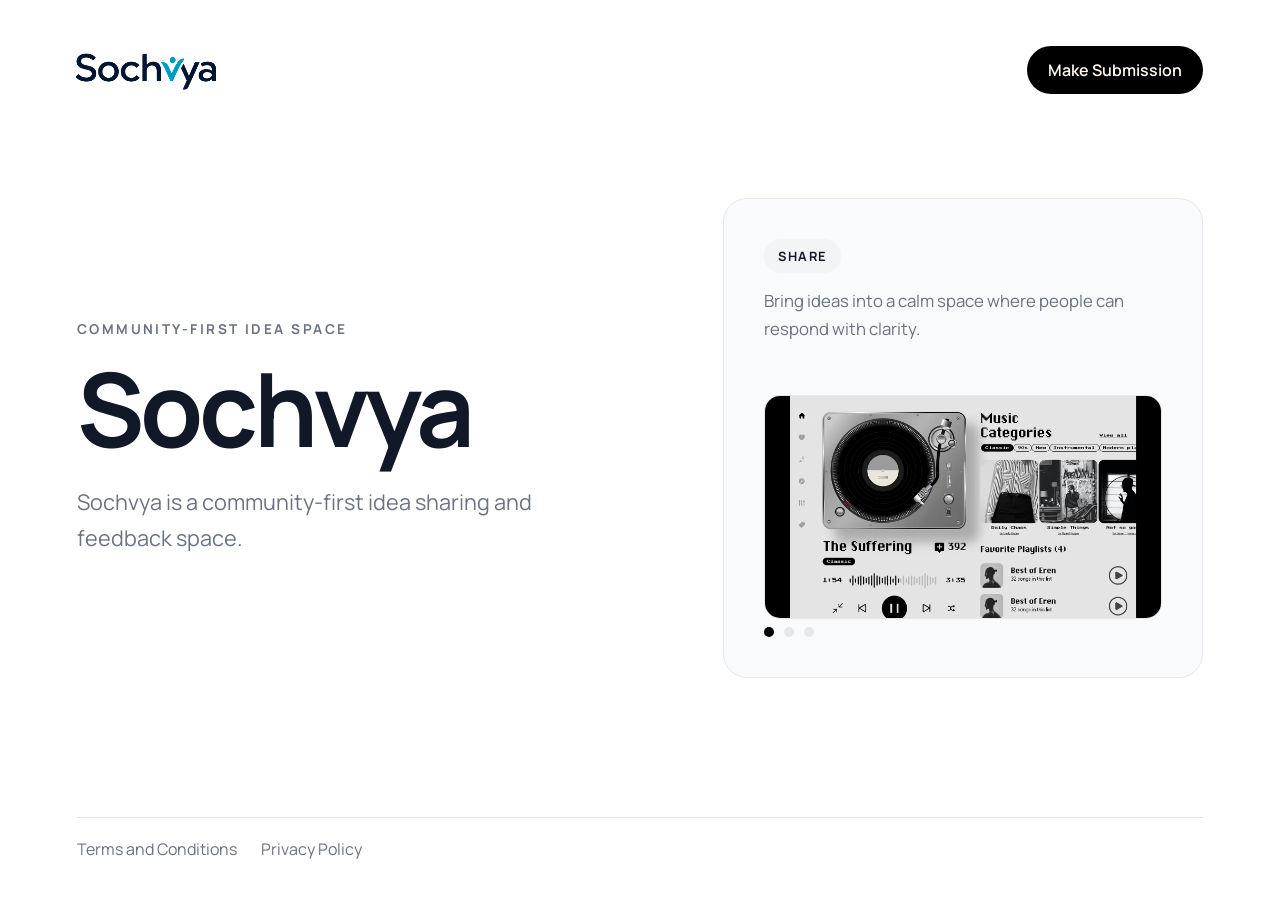
<file: index.html>
<!DOCTYPE html>
<html lang="en">
<head>
  <meta charset="UTF-8">
  <meta name="viewport" content="width=device-width, initial-scale=1.0">
  <title>Sochvya</title>
  <link rel="preconnect" href="https://fonts.googleapis.com">
  <link rel="preconnect" href="https://fonts.gstatic.com" crossorigin>
  <link href="https://fonts.googleapis.com/css2?family=Manrope:wght@400;500;600;700&display=swap" rel="stylesheet">
  <link rel="stylesheet" href="styles.css">
</head>
<body class="page-shell landing-page">
  <div class="page-card">
    <header class="topbar">
      <a class="brand" href="index.html" aria-label="Sochvya home">
        <img src="logo.png" alt="Sochvya logo" class="brand-logo">
      </a>
      <a class="button button-primary" href="submission.html">Make Submission</a>
    </header>

    <main class="hero">
      <div class="hero-copy">
        <p class="eyebrow">Community-first idea space</p>
        <h1>Sochvya</h1>
        <p class="tagline">Sochvya is a community-first idea sharing and feedback space.</p>
      </div>

      <section class="carousel" aria-label="Highlights">
        <div class="carousel-track">
          <article class="carousel-card is-active">
            <span class="carousel-label">Share</span>
            <p>Bring ideas into a calm space where people can respond with clarity.</p>
            <img src="image1.png" alt="Share" class="carousel-image">
          </article>
          <article class="carousel-card">
            <span class="carousel-label">Reflect</span>
            <p>See feedback in a simple format that keeps the conversation constructive.</p>
            <img src="image2.png" alt="Reflect" class="carousel-image">
          </article>
          <article class="carousel-card">
            <span class="carousel-label">Grow</span>
            <p>Turn thoughtful input into stronger community-led concepts and next steps.</p>
            <img src="image3.png" alt="Grow" class="carousel-image">
          </article>
        </div>
        <div class="carousel-dots" aria-label="Carousel navigation">
          <button class="dot is-active" type="button" aria-label="Show slide 1"></button>
          <button class="dot" type="button" aria-label="Show slide 2"></button>
          <button class="dot" type="button" aria-label="Show slide 3"></button>
        </div>
      </section>
    </main>

    <footer class="bottombar">
      <nav class="footer-nav" aria-label="Legal">
        <a href="terms.html">Terms and Conditions</a>
        <a href="privacy.html">Privacy Policy</a>
      </nav>
    </footer>
  </div>

  <script src="script.js"></script>
</body>
</html>
</file>
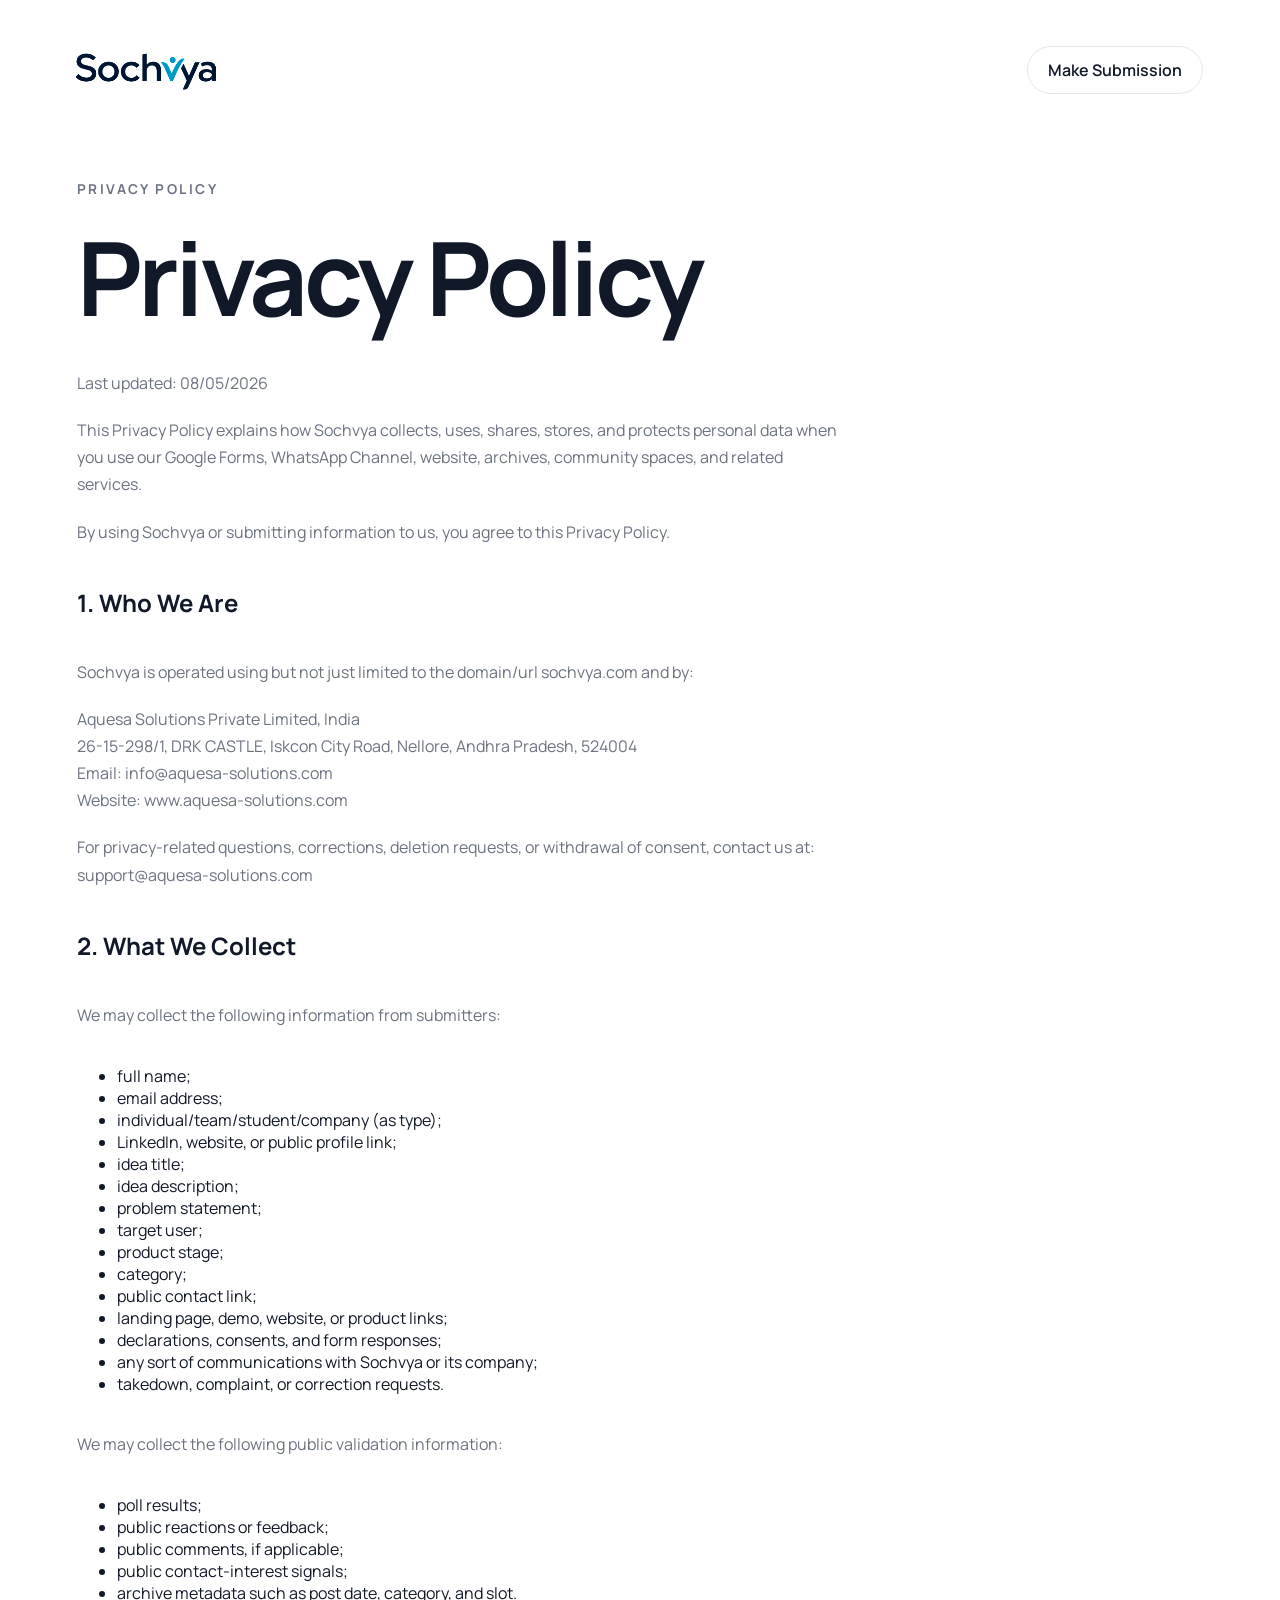
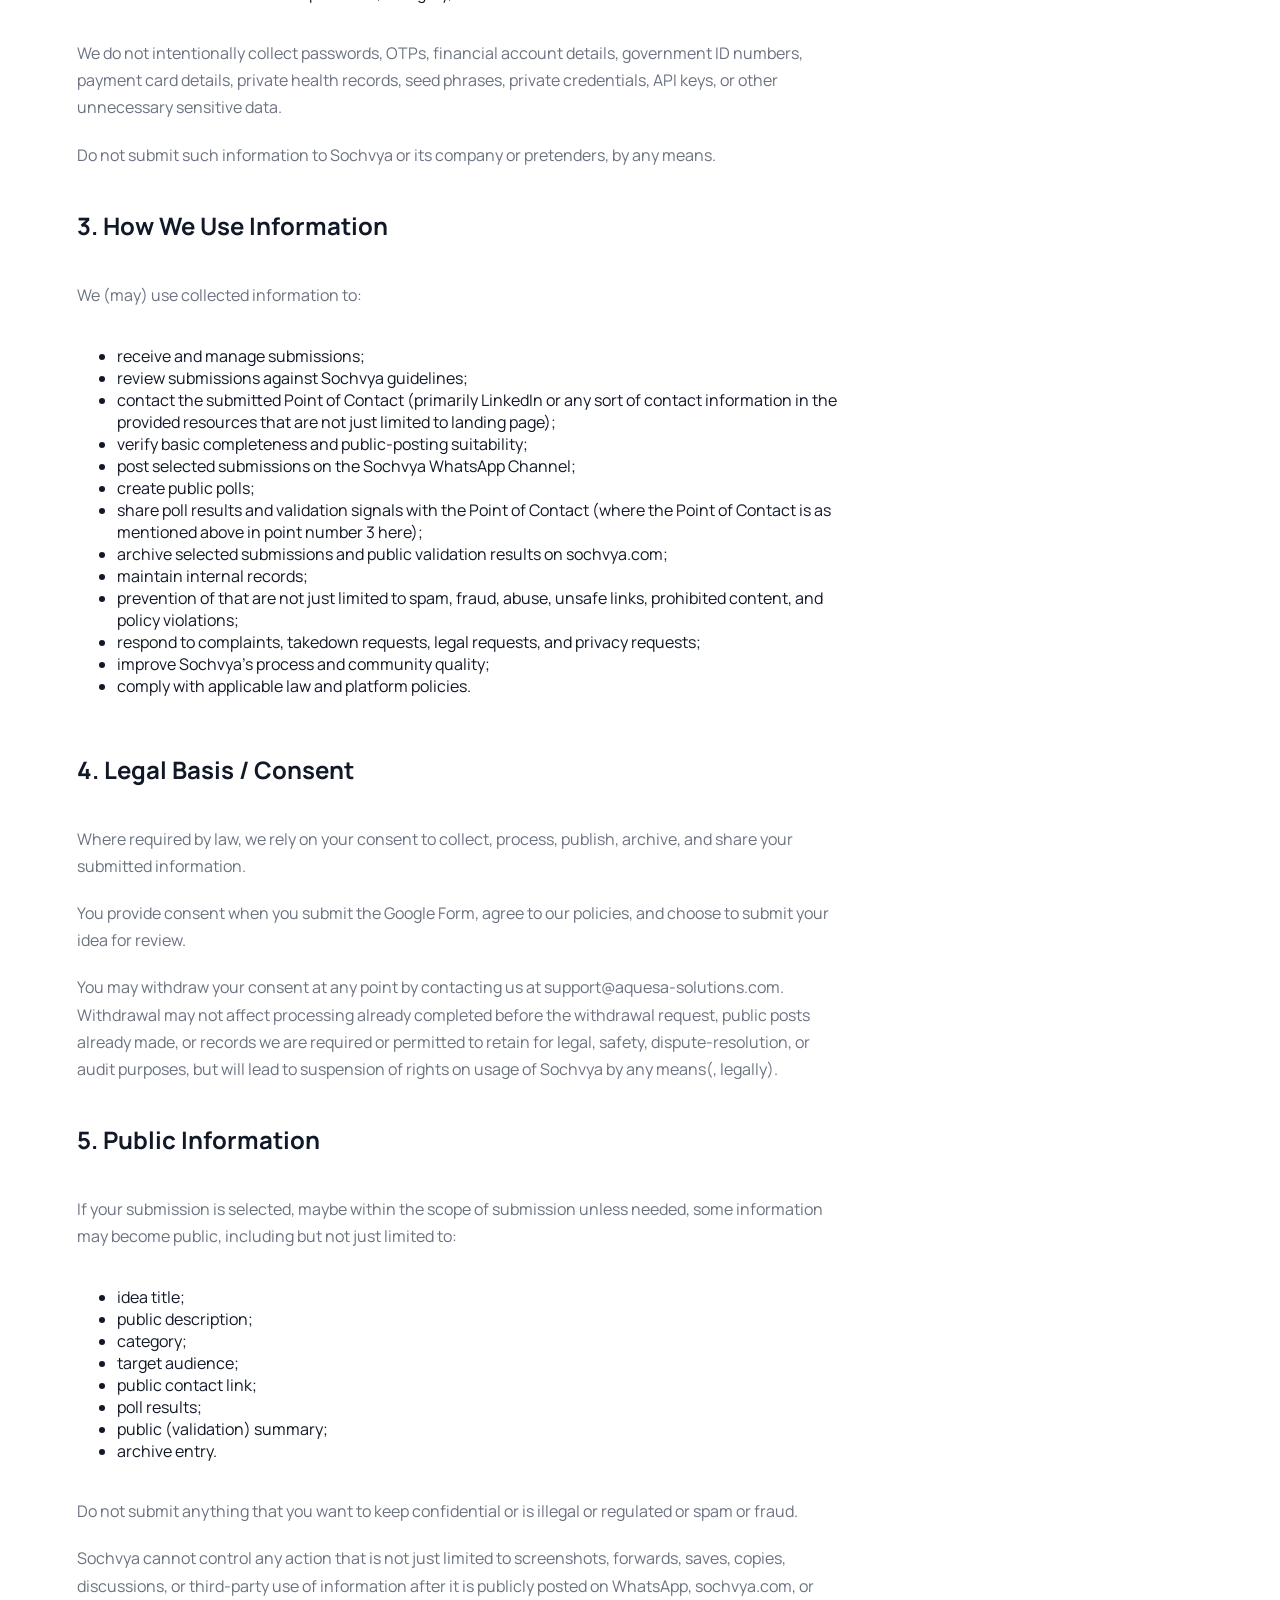
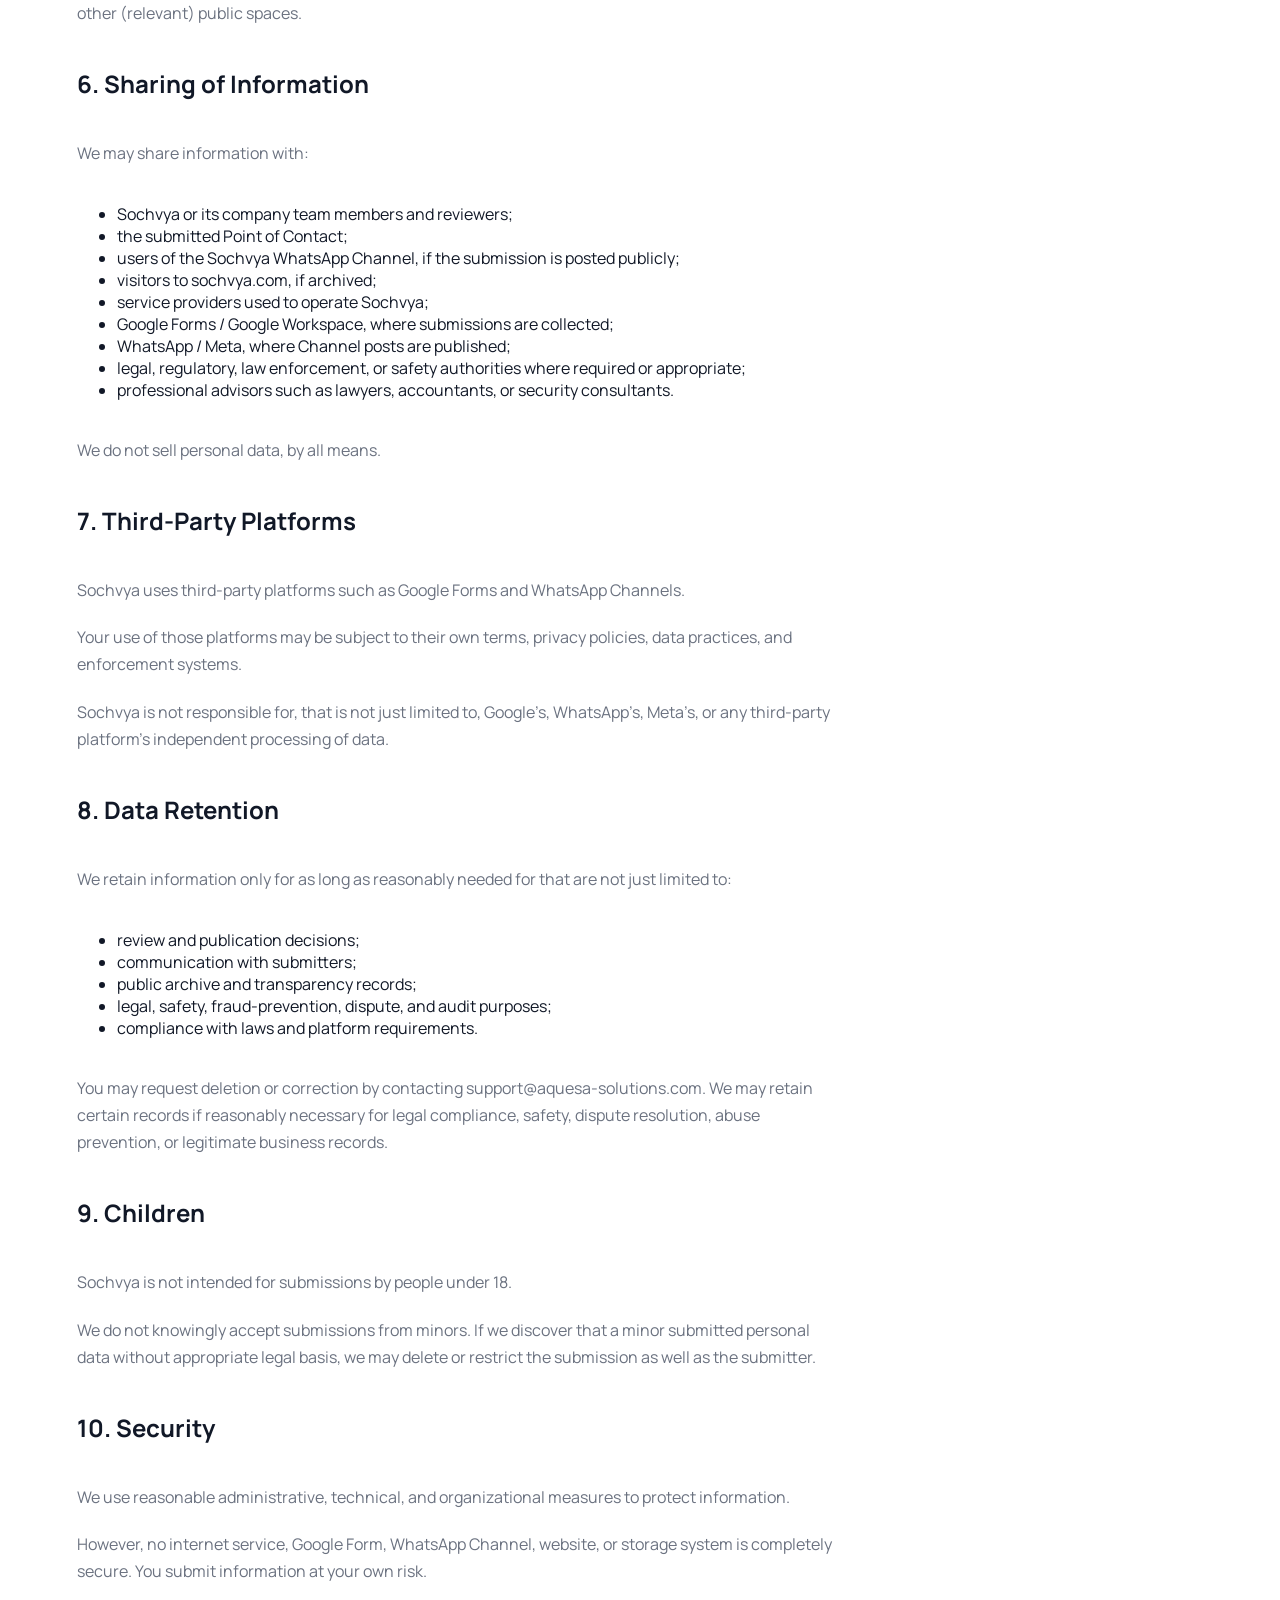
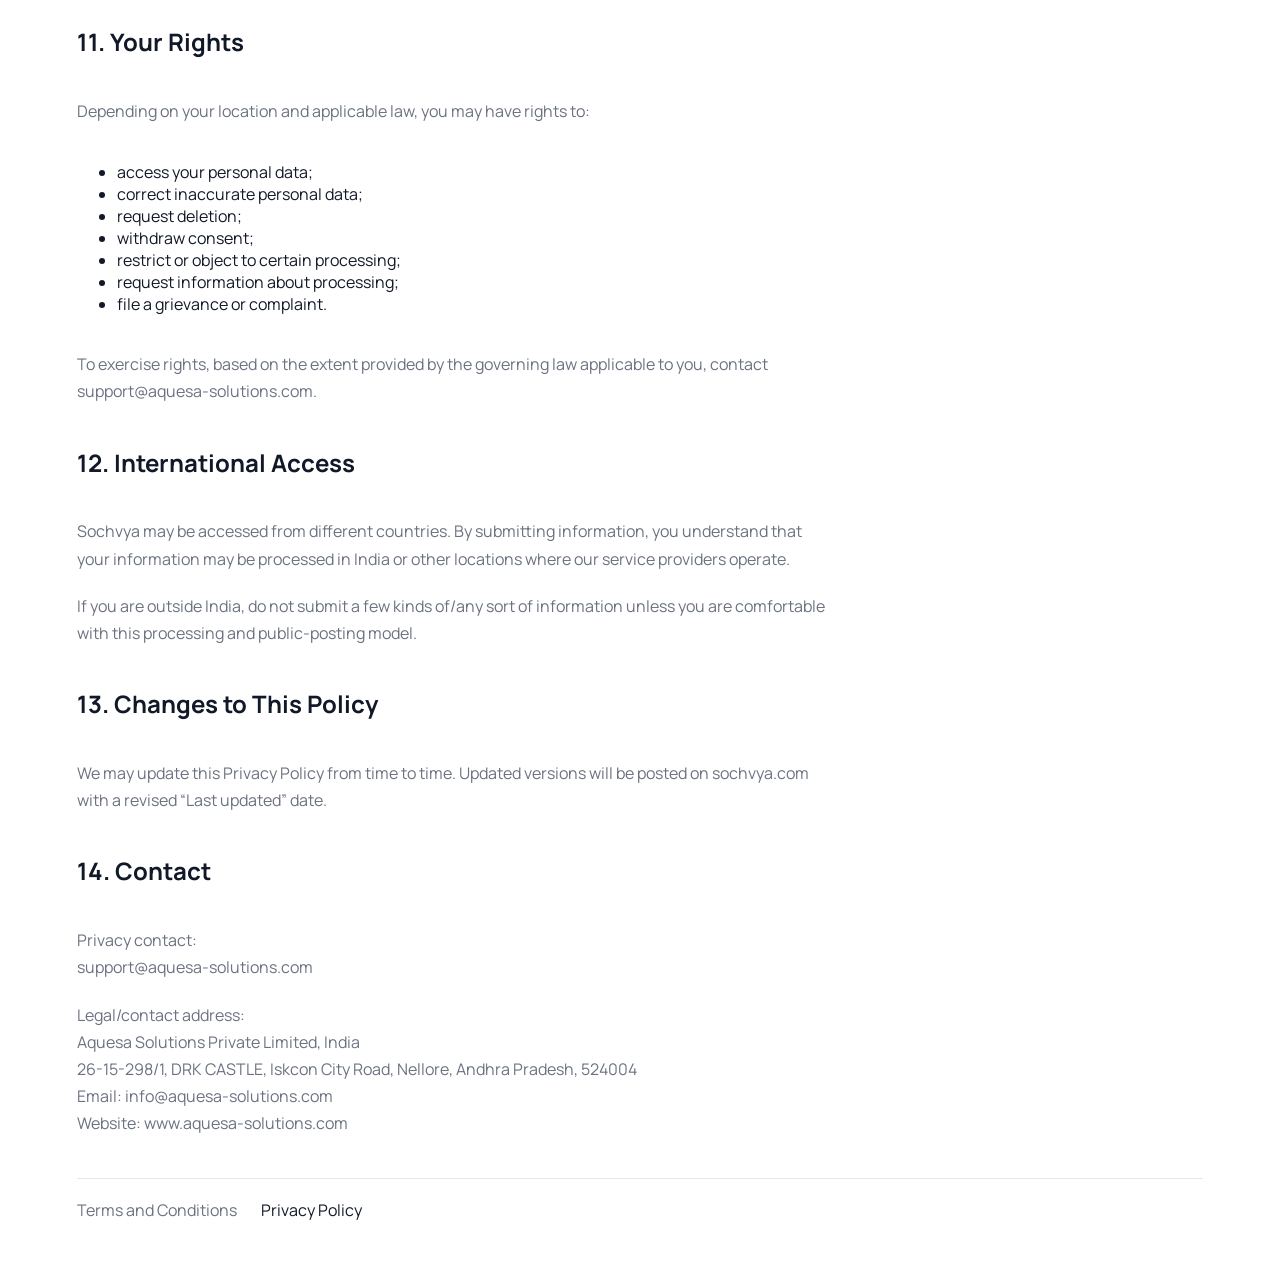
<file: privacy.html>
<!DOCTYPE html>
<html lang="en">
<head>
  <meta charset="UTF-8">
  <meta name="viewport" content="width=device-width, initial-scale=1.0">
  <title>Privacy Policy | Sochvya</title>
  <link rel="preconnect" href="https://fonts.googleapis.com">
  <link rel="preconnect" href="https://fonts.gstatic.com" crossorigin>
  <link href="https://fonts.googleapis.com/css2?family=Manrope:wght@400;500;600;700&display=swap" rel="stylesheet">
  <link rel="stylesheet" href="styles.css">
</head>
<body class="page-shell content-page">
  <div class="page-card">
    <header class="topbar">
      <a class="brand" href="index.html" aria-label="Sochvya home">
        <img src="logo.png" alt="Sochvya logo" class="brand-logo">
      </a>
      <a class="button button-secondary" href="submission.html">Make Submission</a>
    </header>

    <main class="legal-panel">
      <p class="eyebrow">Privacy Policy</p>
      <h1>Privacy Policy</h1>
      <p>Last updated: 08/05/2026</p>

      <p>This Privacy Policy explains how Sochvya collects, uses, shares, stores, and protects personal data when you use our Google Forms, WhatsApp Channel, website, archives, community spaces, and related services.</p>

      <p>By using Sochvya or submitting information to us, you agree to this Privacy Policy.</p>

      <h2>1. Who We Are</h2>
      <p>Sochvya is operated using but not just limited to the domain/url sochvya.com and by:</p>
      <p>
        Aquesa Solutions Private Limited, India<br>
        26-15-298/1, DRK CASTLE, Iskcon City Road, Nellore, Andhra Pradesh, 524004<br>
        Email: <a href="mailto:info@aquesa-solutions.com">info@aquesa-solutions.com</a><br>
        Website: <a href="https://www.aquesa-solutions.com" target="_blank" rel="noopener noreferrer">www.aquesa-solutions.com</a>
      </p>
      <p>For privacy-related questions, corrections, deletion requests, or withdrawal of consent, contact us at: <a href="mailto:support@aquesa-solutions.com">support@aquesa-solutions.com</a></p>

      <h2>2. What We Collect</h2>
      <p>We may collect the following information from submitters:</p>
      <ul>
        <li>full name;</li>
        <li>email address;</li>
        <li>individual/team/student/company (as type);</li>
        <li>LinkedIn, website, or public profile link;</li>
        <li>idea title;</li>
        <li>idea description;</li>
        <li>problem statement;</li>
        <li>target user;</li>
        <li>product stage;</li>
        <li>category;</li>
        <li>public contact link;</li>
        <li>landing page, demo, website, or product links;</li>
        <li>declarations, consents, and form responses;</li>
        <li>any sort of communications with Sochvya or its company;</li>
        <li>takedown, complaint, or correction requests.</li>
      </ul>
      <p>We may collect the following public validation information:</p>
      <ul>
        <li>poll results;</li>
        <li>public reactions or feedback;</li>
        <li>public comments, if applicable;</li>
        <li>public contact-interest signals;</li>
        <li>archive metadata such as post date, category, and slot.</li>
      </ul>
      <p>We do not intentionally collect passwords, OTPs, financial account details, government ID numbers, payment card details, private health records, seed phrases, private credentials, API keys, or other unnecessary sensitive data.</p>
      <p>Do not submit such information to Sochvya or its company or pretenders, by any means.</p>

      <h2>3. How We Use Information</h2>
      <p>We (may) use collected information to:</p>
      <ul>
        <li>receive and manage submissions;</li>
        <li>review submissions against Sochvya guidelines;</li>
        <li>contact the submitted Point of Contact (primarily LinkedIn or any sort of contact information in the provided resources that are not just limited to landing page);</li>
        <li>verify basic completeness and public-posting suitability;</li>
        <li>post selected submissions on the Sochvya WhatsApp Channel;</li>
        <li>create public polls;</li>
        <li>share poll results and validation signals with the Point of Contact (where the Point of Contact is as mentioned above in point number 3 here);</li>
        <li>archive selected submissions and public validation results on sochvya.com;</li>
        <li>maintain internal records;</li>
        <li>prevention of that are not just limited to spam, fraud, abuse, unsafe links, prohibited content, and policy violations;</li>
        <li>respond to complaints, takedown requests, legal requests, and privacy requests;</li>
        <li>improve Sochvya’s process and community quality;</li>
        <li>comply with applicable law and platform policies.</li>
      </ul>

      <h2>4. Legal Basis / Consent</h2>
      <p>Where required by law, we rely on your consent to collect, process, publish, archive, and share your submitted information.</p>
      <p>You provide consent when you submit the Google Form, agree to our policies, and choose to submit your idea for review.</p>
      <p>You may withdraw your consent at any point by contacting us at <a href="mailto:support@aquesa-solutions.com">support@aquesa-solutions.com</a>. Withdrawal may not affect processing already completed before the withdrawal request, public posts already made, or records we are required or permitted to retain for legal, safety, dispute-resolution, or audit purposes, but will lead to suspension of rights on usage of Sochvya by any means(, legally).</p>

      <h2>5. Public Information</h2>
      <p>If your submission is selected, maybe within the scope of submission unless needed, some information may become public, including but not just limited to:</p>
      <ul>
        <li>idea title;</li>
        <li>public description;</li>
        <li>category;</li>
        <li>target audience;</li>
        <li>public contact link;</li>
        <li>poll results;</li>
        <li>public (validation) summary;</li>
        <li>archive entry.</li>
      </ul>
      <p>Do not submit anything that you want to keep confidential or is illegal or regulated or spam or fraud.</p>
      <p>Sochvya cannot control any action that is not just limited to screenshots, forwards, saves, copies, discussions, or third-party use of information after it is publicly posted on WhatsApp, sochvya.com, or other (relevant) public spaces.</p>

      <h2>6. Sharing of Information</h2>
      <p>We may share information with:</p>
      <ul>
        <li>Sochvya or its company team members and reviewers;</li>
        <li>the submitted Point of Contact;</li>
        <li>users of the Sochvya WhatsApp Channel, if the submission is posted publicly;</li>
        <li>visitors to sochvya.com, if archived;</li>
        <li>service providers used to operate Sochvya;</li>
        <li>Google Forms / Google Workspace, where submissions are collected;</li>
        <li>WhatsApp / Meta, where Channel posts are published;</li>
        <li>legal, regulatory, law enforcement, or safety authorities where required or appropriate;</li>
        <li>professional advisors such as lawyers, accountants, or security consultants.</li>
      </ul>
      <p>We do not sell personal data, by all means.</p>

      <h2>7. Third-Party Platforms</h2>
      <p>Sochvya uses third-party platforms such as Google Forms and WhatsApp Channels.</p>
      <p>Your use of those platforms may be subject to their own terms, privacy policies, data practices, and enforcement systems.</p>
      <p>Sochvya is not responsible for, that is not just limited to, Google’s, WhatsApp’s, Meta’s, or any third-party platform’s independent processing of data.</p>

      <h2>8. Data Retention</h2>
      <p>We retain information only for as long as reasonably needed for that are not just limited to:</p>
      <ul>
        <li>review and publication decisions;</li>
        <li>communication with submitters;</li>
        <li>public archive and transparency records;</li>
        <li>legal, safety, fraud-prevention, dispute, and audit purposes;</li>
        <li>compliance with laws and platform requirements.</li>
      </ul>
      <p>You may request deletion or correction by contacting <a href="mailto:support@aquesa-solutions.com">support@aquesa-solutions.com</a>. We may retain certain records if reasonably necessary for legal compliance, safety, dispute resolution, abuse prevention, or legitimate business records.</p>

      <h2>9. Children</h2>
      <p>Sochvya is not intended for submissions by people under 18.</p>
      <p>We do not knowingly accept submissions from minors. If we discover that a minor submitted personal data without appropriate legal basis, we may delete or restrict the submission as well as the submitter.</p>

      <h2>10. Security</h2>
      <p>We use reasonable administrative, technical, and organizational measures to protect information.</p>
      <p>However, no internet service, Google Form, WhatsApp Channel, website, or storage system is completely secure. You submit information at your own risk.</p>

      <h2>11. Your Rights</h2>
      <p>Depending on your location and applicable law, you may have rights to:</p>
      <ul>
        <li>access your personal data;</li>
        <li>correct inaccurate personal data;</li>
        <li>request deletion;</li>
        <li>withdraw consent;</li>
        <li>restrict or object to certain processing;</li>
        <li>request information about processing;</li>
        <li>file a grievance or complaint.</li>
      </ul>
      <p>To exercise rights, based on the extent provided by the governing law applicable to you, contact <a href="mailto:support@aquesa-solutions.com">support@aquesa-solutions.com</a>.</p>

      <h2>12. International Access</h2>
      <p>Sochvya may be accessed from different countries. By submitting information, you understand that your information may be processed in India or other locations where our service providers operate.</p>
      <p>If you are outside India, do not submit a few kinds of/any sort of information unless you are comfortable with this processing and public-posting model.</p>

      <h2>13. Changes to This Policy</h2>
      <p>We may update this Privacy Policy from time to time. Updated versions will be posted on sochvya.com with a revised “Last updated” date.</p>

      <h2>14. Contact</h2>
      <p>Privacy contact:<br>
      <a href="mailto:support@aquesa-solutions.com">support@aquesa-solutions.com</a></p>
      <p>Legal/contact address:<br>
      Aquesa Solutions Private Limited, India<br>
      26-15-298/1, DRK CASTLE, Iskcon City Road, Nellore, Andhra Pradesh, 524004<br>
      Email: <a href="mailto:info@aquesa-solutions.com">info@aquesa-solutions.com</a><br>
      Website: <a href="https://www.aquesa-solutions.com" target="_blank" rel="noopener noreferrer">www.aquesa-solutions.com</a></p>
    </main>

    <footer class="bottombar">
      <nav class="footer-nav" aria-label="Legal">
        <a href="terms.html">Terms and Conditions</a>
        <a href="privacy.html" aria-current="page">Privacy Policy</a>
      </nav>
    </footer>
  </div>
</body>
</html>
</file>
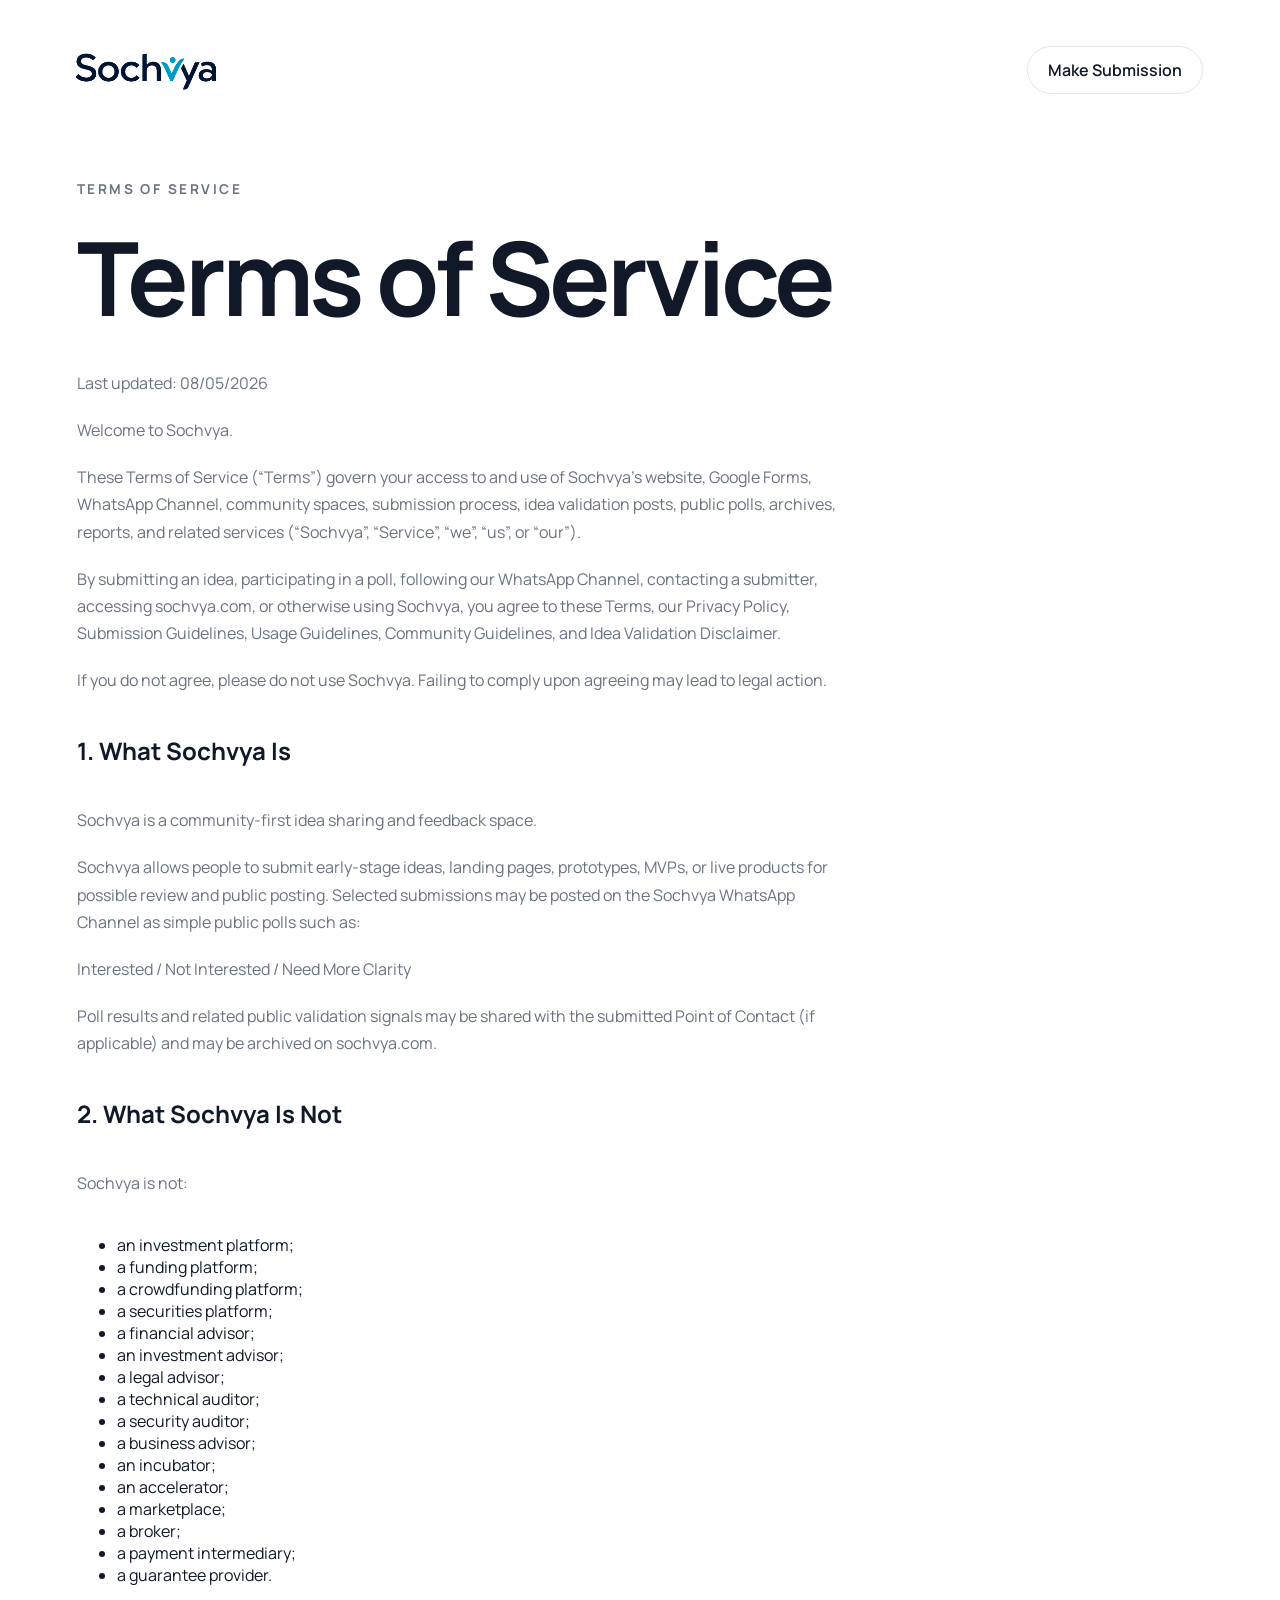
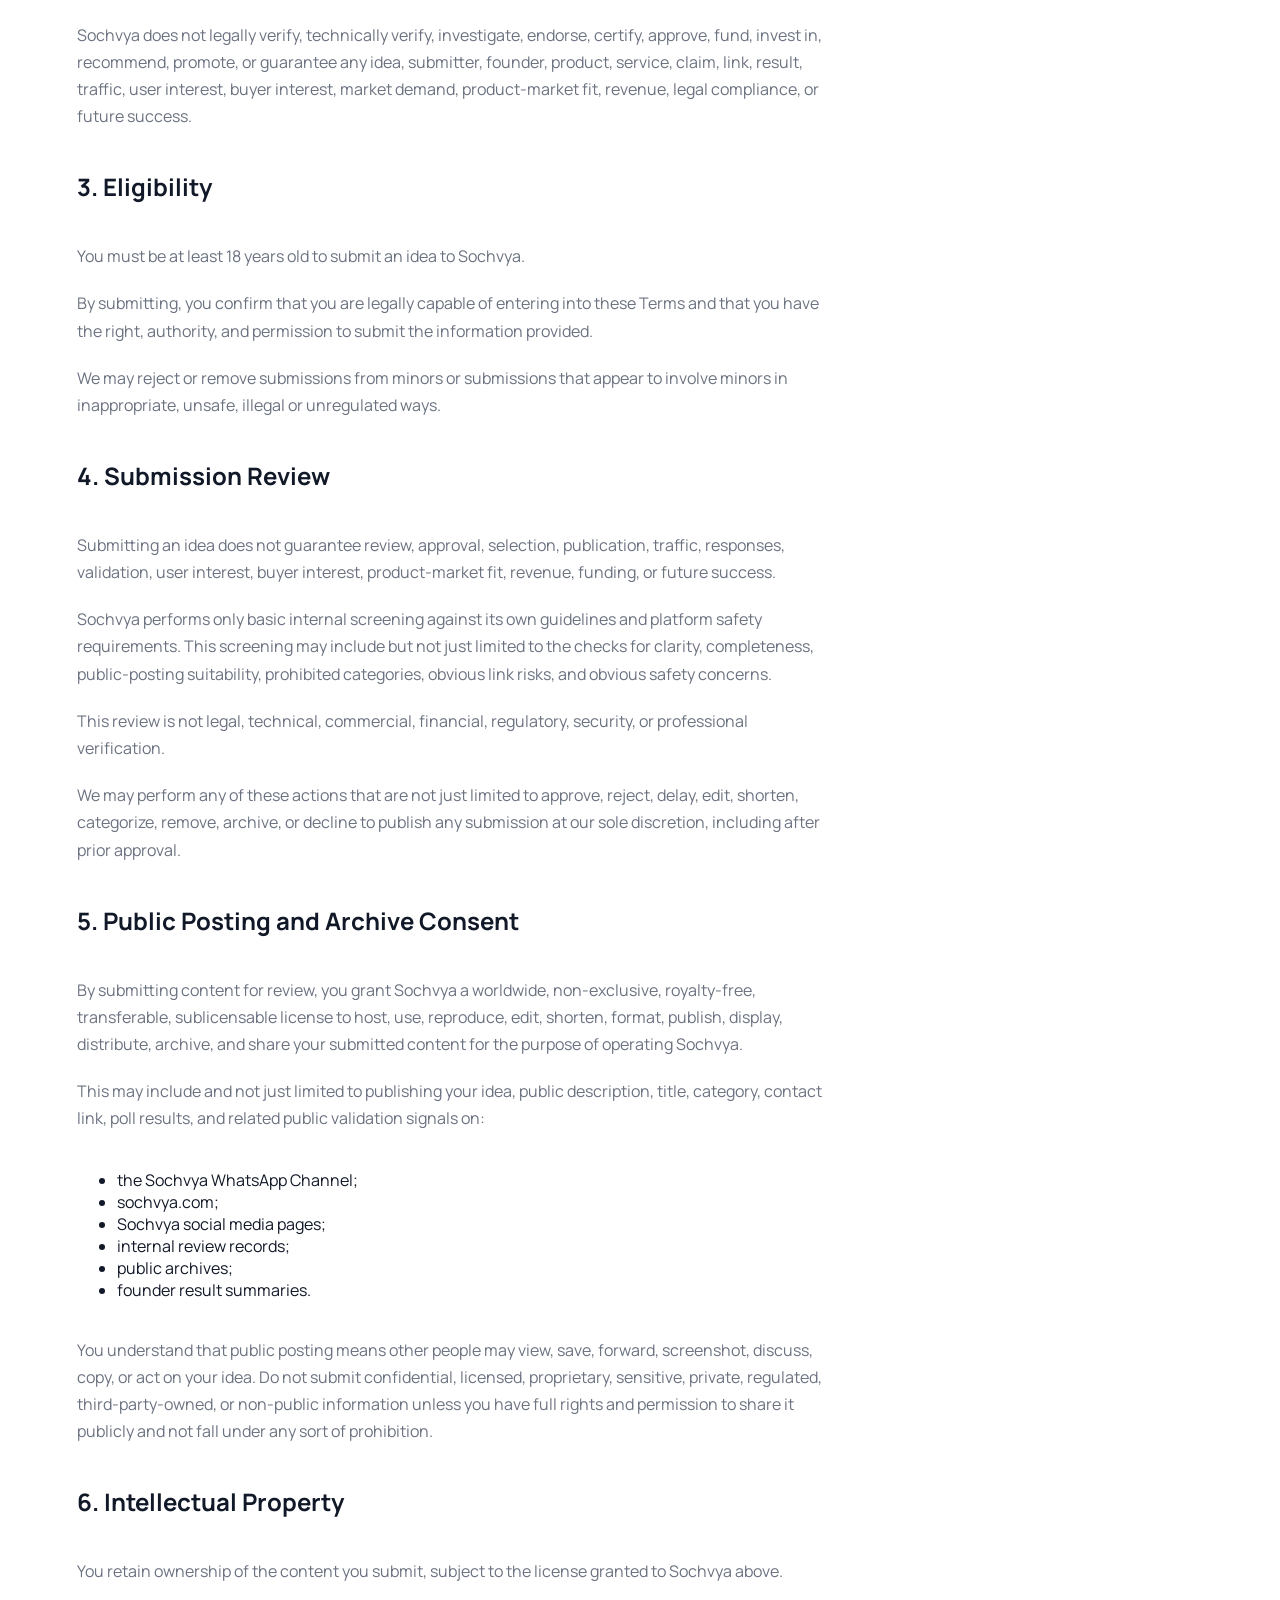
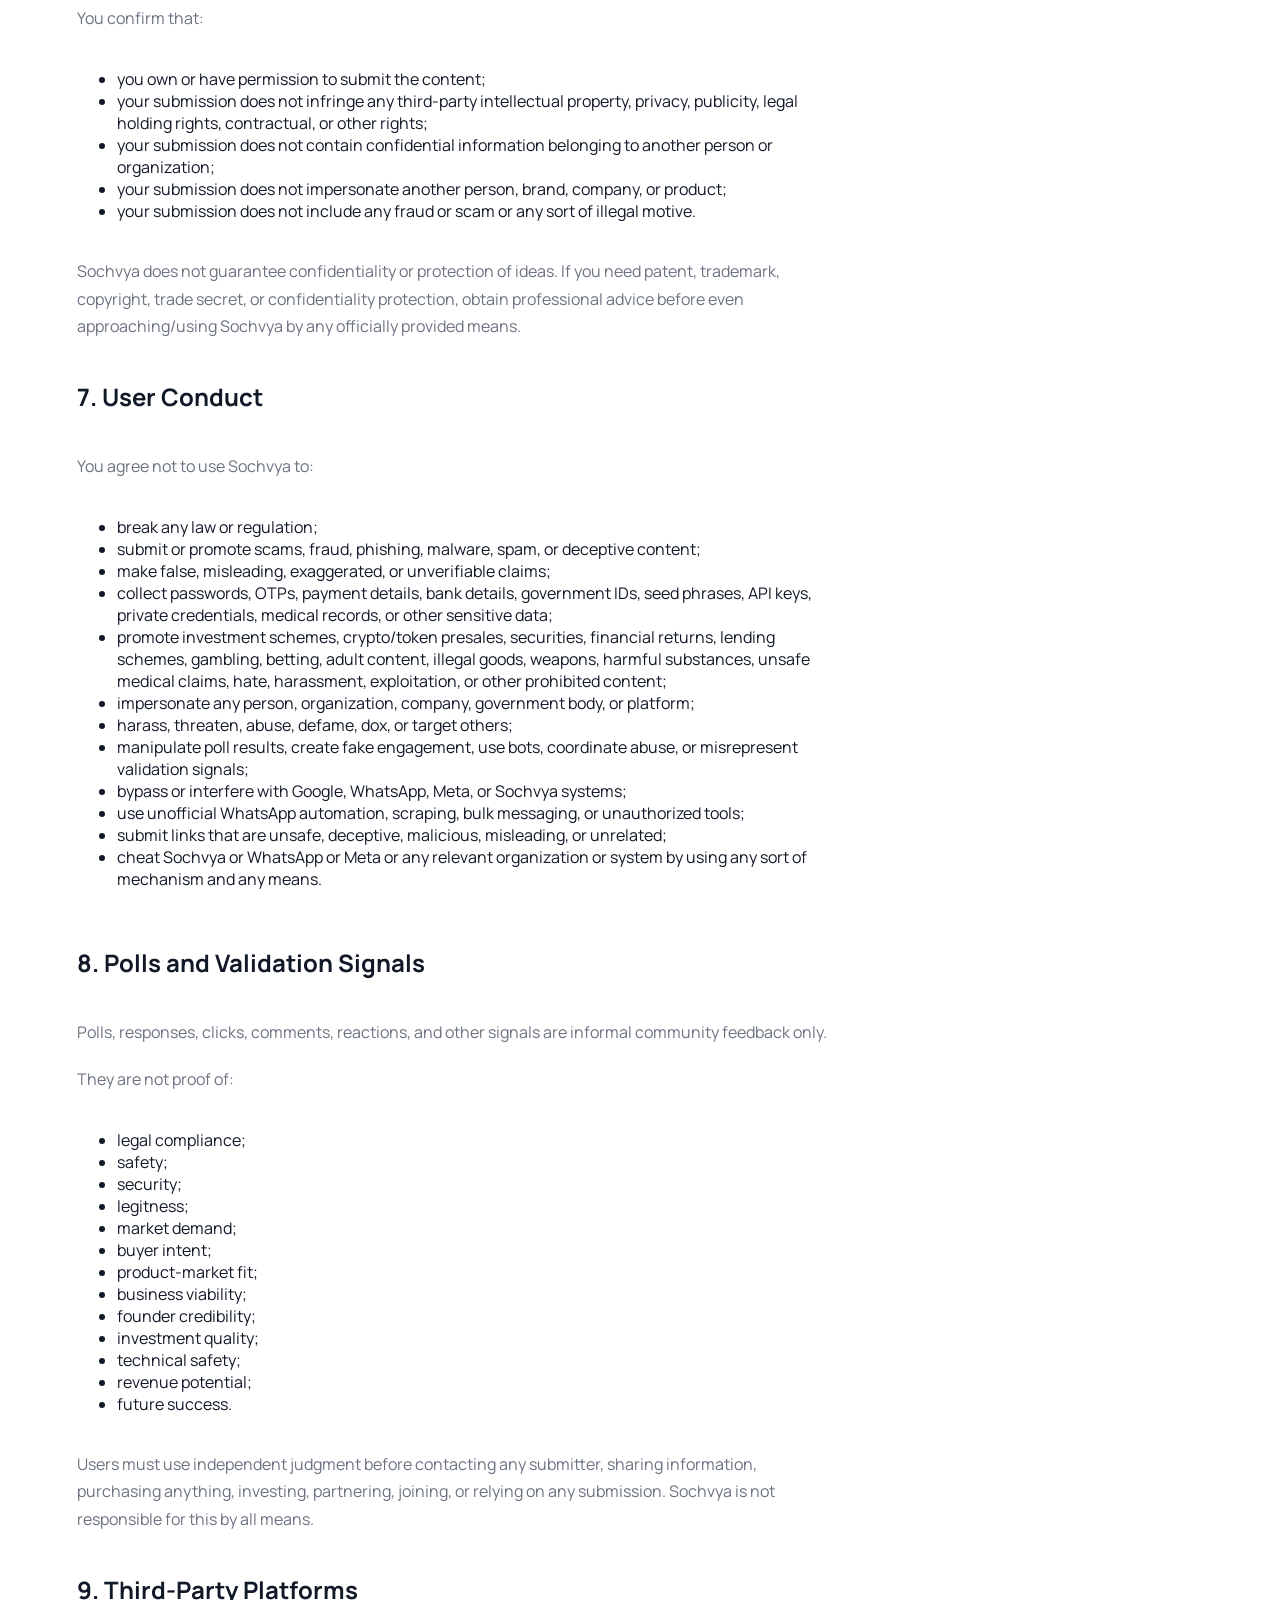
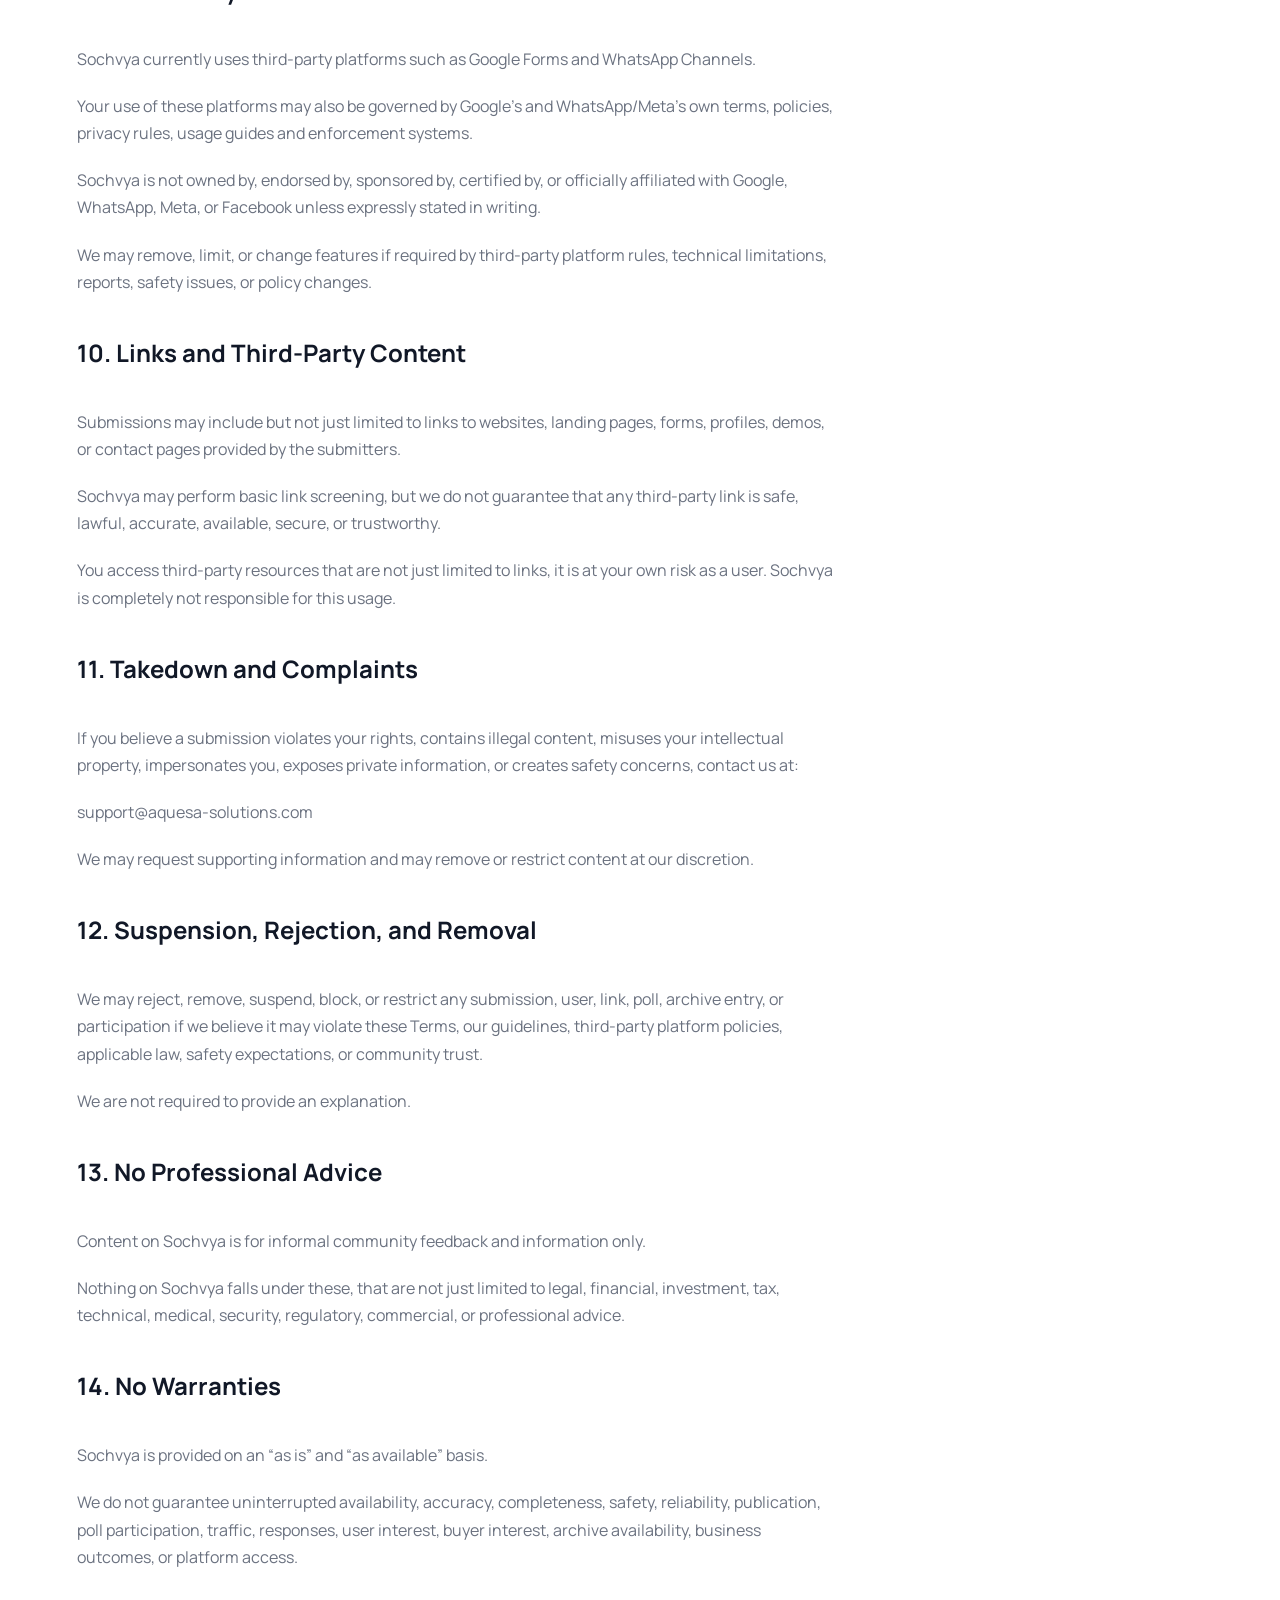
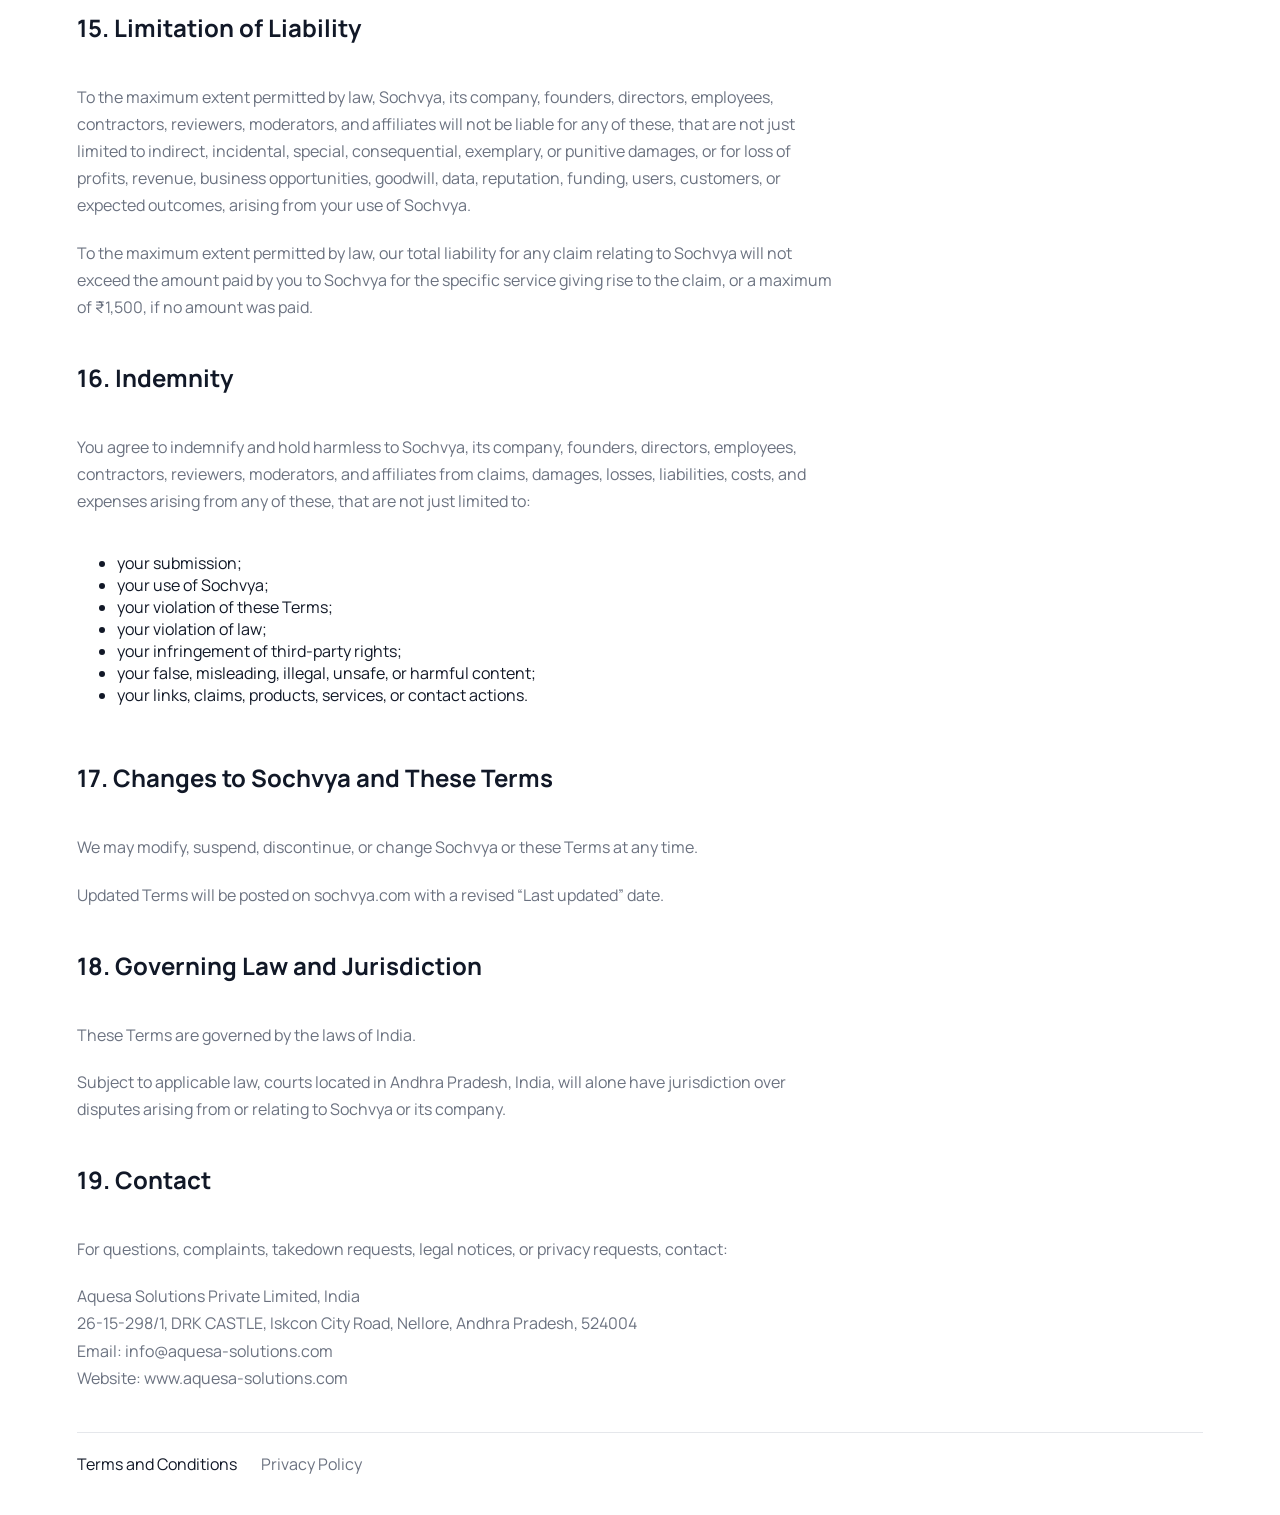
<file: terms.html>
<!DOCTYPE html>
<html lang="en">
<head>
  <meta charset="UTF-8">
  <meta name="viewport" content="width=device-width, initial-scale=1.0">
  <title>Terms and Conditions | Sochvya</title>
  <link rel="preconnect" href="https://fonts.googleapis.com">
  <link rel="preconnect" href="https://fonts.gstatic.com" crossorigin>
  <link href="https://fonts.googleapis.com/css2?family=Manrope:wght@400;500;600;700&display=swap" rel="stylesheet">
  <link rel="stylesheet" href="styles.css">
</head>
<body class="page-shell content-page">
  <div class="page-card">
    <header class="topbar">
      <a class="brand" href="index.html" aria-label="Sochvya home">
        <img src="logo.png" alt="Sochvya logo" class="brand-logo">
      </a>
      <a class="button button-secondary" href="submission.html">Make Submission</a>
    </header>

    <main class="legal-panel">
      <p class="eyebrow">Terms of Service</p>
      <h1>Terms of Service</h1>
      <p>Last updated: 08/05/2026</p>
      
      <p>Welcome to Sochvya.</p>
      
      <p>These Terms of Service (“Terms”) govern your access to and use of Sochvya’s website, Google Forms, WhatsApp Channel, community spaces, submission process, idea validation posts, public polls, archives, reports, and related services (“Sochvya”, “Service”, “we”, “us”, or “our”).</p>
      
      <p>By submitting an idea, participating in a poll, following our WhatsApp Channel, contacting a submitter, accessing sochvya.com, or otherwise using Sochvya, you agree to these Terms, our Privacy Policy, Submission Guidelines, Usage Guidelines, Community Guidelines, and Idea Validation Disclaimer.</p>
      
      <p>If you do not agree, please do not use Sochvya. Failing to comply upon agreeing may lead to legal action.</p>

      <h2>1. What Sochvya Is</h2>
      <p>Sochvya is a community-first idea sharing and feedback space.</p>
      <p>Sochvya allows people to submit early-stage ideas, landing pages, prototypes, MVPs, or live products for possible review and public posting. Selected submissions may be posted on the Sochvya WhatsApp Channel as simple public polls such as:</p>
      <p>Interested / Not Interested / Need More Clarity</p>
      <p>Poll results and related public validation signals may be shared with the submitted Point of Contact (if applicable) and may be archived on sochvya.com.</p>

      <h2>2. What Sochvya Is Not</h2>
      <p>Sochvya is not:</p>
      <ul>
        <li>an investment platform;</li>
        <li>a funding platform;</li>
        <li>a crowdfunding platform;</li>
        <li>a securities platform;</li>
        <li>a financial advisor;</li>
        <li>an investment advisor;</li>
        <li>a legal advisor;</li>
        <li>a technical auditor;</li>
        <li>a security auditor;</li>
        <li>a business advisor;</li>
        <li>an incubator;</li>
        <li>an accelerator;</li>
        <li>a marketplace;</li>
        <li>a broker;</li>
        <li>a payment intermediary;</li>
        <li>a guarantee provider.</li>
      </ul>
      <p>Sochvya does not legally verify, technically verify, investigate, endorse, certify, approve, fund, invest in, recommend, promote, or guarantee any idea, submitter, founder, product, service, claim, link, result, traffic, user interest, buyer interest, market demand, product-market fit, revenue, legal compliance, or future success.</p>

      <h2>3. Eligibility</h2>
      <p>You must be at least 18 years old to submit an idea to Sochvya.</p>
      <p>By submitting, you confirm that you are legally capable of entering into these Terms and that you have the right, authority, and permission to submit the information provided.</p>
      <p>We may reject or remove submissions from minors or submissions that appear to involve minors in inappropriate, unsafe, illegal or unregulated ways.</p>

      <h2>4. Submission Review</h2>
      <p>Submitting an idea does not guarantee review, approval, selection, publication, traffic, responses, validation, user interest, buyer interest, product-market fit, revenue, funding, or future success.</p>
      <p>Sochvya performs only basic internal screening against its own guidelines and platform safety requirements. This screening may include but not just limited to the checks for clarity, completeness, public-posting suitability, prohibited categories, obvious link risks, and obvious safety concerns.</p>
      <p>This review is not legal, technical, commercial, financial, regulatory, security, or professional verification.</p>
      <p>We may perform any of these actions that are not just limited to approve, reject, delay, edit, shorten, categorize, remove, archive, or decline to publish any submission at our sole discretion, including after prior approval.</p>

      <h2>5. Public Posting and Archive Consent</h2>
      <p>By submitting content for review, you grant Sochvya a worldwide, non-exclusive, royalty-free, transferable, sublicensable license to host, use, reproduce, edit, shorten, format, publish, display, distribute, archive, and share your submitted content for the purpose of operating Sochvya.</p>
      <p>This may include and not just limited to publishing your idea, public description, title, category, contact link, poll results, and related public validation signals on:</p>
      <ul>
        <li>the Sochvya WhatsApp Channel;</li>
        <li>sochvya.com;</li>
        <li>Sochvya social media pages;</li>
        <li>internal review records;</li>
        <li>public archives;</li>
        <li>founder result summaries.</li>
      </ul>
      <p>You understand that public posting means other people may view, save, forward, screenshot, discuss, copy, or act on your idea. Do not submit confidential, licensed, proprietary, sensitive, private, regulated, third-party-owned, or non-public information unless you have full rights and permission to share it publicly and not fall under any sort of prohibition.</p>

      <h2>6. Intellectual Property</h2>
      <p>You retain ownership of the content you submit, subject to the license granted to Sochvya above.</p>
      <p>You confirm that:</p>
      <ul>
        <li>you own or have permission to submit the content;</li>
        <li>your submission does not infringe any third-party intellectual property, privacy, publicity, legal holding rights, contractual, or other rights;</li>
        <li>your submission does not contain confidential information belonging to another person or organization;</li>
        <li>your submission does not impersonate another person, brand, company, or product;</li>
        <li>your submission does not include any fraud or scam or any sort of illegal motive.</li>
      </ul>
      <p>Sochvya does not guarantee confidentiality or protection of ideas. If you need patent, trademark, copyright, trade secret, or confidentiality protection, obtain professional advice before even approaching/using Sochvya by any officially provided means.</p>

      <h2>7. User Conduct</h2>
      <p>You agree not to use Sochvya to:</p>
      <ul>
        <li>break any law or regulation;</li>
        <li>submit or promote scams, fraud, phishing, malware, spam, or deceptive content;</li>
        <li>make false, misleading, exaggerated, or unverifiable claims;</li>
        <li>collect passwords, OTPs, payment details, bank details, government IDs, seed phrases, API keys, private credentials, medical records, or other sensitive data;</li>
        <li>promote investment schemes, crypto/token presales, securities, financial returns, lending schemes, gambling, betting, adult content, illegal goods, weapons, harmful substances, unsafe medical claims, hate, harassment, exploitation, or other prohibited content;</li>
        <li>impersonate any person, organization, company, government body, or platform;</li>
        <li>harass, threaten, abuse, defame, dox, or target others;</li>
        <li>manipulate poll results, create fake engagement, use bots, coordinate abuse, or misrepresent validation signals;</li>
        <li>bypass or interfere with Google, WhatsApp, Meta, or Sochvya systems;</li>
        <li>use unofficial WhatsApp automation, scraping, bulk messaging, or unauthorized tools;</li>
        <li>submit links that are unsafe, deceptive, malicious, misleading, or unrelated;</li>
        <li>cheat Sochvya or WhatsApp or Meta or any relevant organization or system by using any sort of mechanism and any means.</li>
      </ul>

      <h2>8. Polls and Validation Signals</h2>
      <p>Polls, responses, clicks, comments, reactions, and other signals are informal community feedback only.</p>
      <p>They are not proof of:</p>
      <ul>
        <li>legal compliance;</li>
        <li>safety;</li>
        <li>security;</li>
        <li>legitness;</li>
        <li>market demand;</li>
        <li>buyer intent;</li>
        <li>product-market fit;</li>
        <li>business viability;</li>
        <li>founder credibility;</li>
        <li>investment quality;</li>
        <li>technical safety;</li>
        <li>revenue potential;</li>
        <li>future success.</li>
      </ul>
      <p>Users must use independent judgment before contacting any submitter, sharing information, purchasing anything, investing, partnering, joining, or relying on any submission. Sochvya is not responsible for this by all means.</p>

      <h2>9. Third-Party Platforms</h2>
      <p>Sochvya currently uses third-party platforms such as Google Forms and WhatsApp Channels.</p>
      <p>Your use of these platforms may also be governed by Google’s and WhatsApp/Meta’s own terms, policies, privacy rules, usage guides and enforcement systems.</p>
      <p>Sochvya is not owned by, endorsed by, sponsored by, certified by, or officially affiliated with Google, WhatsApp, Meta, or Facebook unless expressly stated in writing.</p>
      <p>We may remove, limit, or change features if required by third-party platform rules, technical limitations, reports, safety issues, or policy changes.</p>

      <h2>10. Links and Third-Party Content</h2>
      <p>Submissions may include but not just limited to links to websites, landing pages, forms, profiles, demos, or contact pages provided by the submitters.</p>
      <p>Sochvya may perform basic link screening, but we do not guarantee that any third-party link is safe, lawful, accurate, available, secure, or trustworthy.</p>
      <p>You access third-party resources that are not just limited to links, it is at your own risk as a user. Sochvya is completely not responsible for this usage.</p>

      <h2>11. Takedown and Complaints</h2>
      <p>If you believe a submission violates your rights, contains illegal content, misuses your intellectual property, impersonates you, exposes private information, or creates safety concerns, contact us at:</p>
      <p><a href="mailto:support@aquesa-solutions.com">support@aquesa-solutions.com</a></p>
      <p>We may request supporting information and may remove or restrict content at our discretion.</p>

      <h2>12. Suspension, Rejection, and Removal</h2>
      <p>We may reject, remove, suspend, block, or restrict any submission, user, link, poll, archive entry, or participation if we believe it may violate these Terms, our guidelines, third-party platform policies, applicable law, safety expectations, or community trust.</p>
      <p>We are not required to provide an explanation.</p>

      <h2>13. No Professional Advice</h2>
      <p>Content on Sochvya is for informal community feedback and information only.</p>
      <p>Nothing on Sochvya falls under these, that are not just limited to legal, financial, investment, tax, technical, medical, security, regulatory, commercial, or professional advice.</p>

      <h2>14. No Warranties</h2>
      <p>Sochvya is provided on an “as is” and “as available” basis.</p>
      <p>We do not guarantee uninterrupted availability, accuracy, completeness, safety, reliability, publication, poll participation, traffic, responses, user interest, buyer interest, archive availability, business outcomes, or platform access.</p>

      <h2>15. Limitation of Liability</h2>
      <p>To the maximum extent permitted by law, Sochvya, its company, founders, directors, employees, contractors, reviewers, moderators, and affiliates will not be liable for any of these, that are not just limited to indirect, incidental, special, consequential, exemplary, or punitive damages, or for loss of profits, revenue, business opportunities, goodwill, data, reputation, funding, users, customers, or expected outcomes, arising from your use of Sochvya.</p>
      <p>To the maximum extent permitted by law, our total liability for any claim relating to Sochvya will not exceed the amount paid by you to Sochvya for the specific service giving rise to the claim, or a maximum of ₹1,500, if no amount was paid.</p>

      <h2>16. Indemnity</h2>
      <p>You agree to indemnify and hold harmless to Sochvya, its company, founders, directors, employees, contractors, reviewers, moderators, and affiliates from claims, damages, losses, liabilities, costs, and expenses arising from any of these, that are not just limited to:</p>
      <ul>
        <li>your submission;</li>
        <li>your use of Sochvya;</li>
        <li>your violation of these Terms;</li>
        <li>your violation of law;</li>
        <li>your infringement of third-party rights;</li>
        <li>your false, misleading, illegal, unsafe, or harmful content;</li>
        <li>your links, claims, products, services, or contact actions.</li>
      </ul>

      <h2>17. Changes to Sochvya and These Terms</h2>
      <p>We may modify, suspend, discontinue, or change Sochvya or these Terms at any time.</p>
      <p>Updated Terms will be posted on sochvya.com with a revised “Last updated” date.</p>

      <h2>18. Governing Law and Jurisdiction</h2>
      <p>These Terms are governed by the laws of India.</p>
      <p>Subject to applicable law, courts located in Andhra Pradesh, India, will alone have jurisdiction over disputes arising from or relating to Sochvya or its company.</p>

      <h2>19. Contact</h2>
      <p>For questions, complaints, takedown requests, legal notices, or privacy requests, contact:</p>
      <p>
        Aquesa Solutions Private Limited, India<br>
        26-15-298/1, DRK CASTLE, Iskcon City Road, Nellore, Andhra Pradesh, 524004<br>
        Email: <a href="mailto:info@aquesa-solutions.com">info@aquesa-solutions.com</a><br>
        Website: <a href="https://www.aquesa-solutions.com" target="_blank" rel="noopener noreferrer">www.aquesa-solutions.com</a>
      </p>
    </main>

    <footer class="bottombar">
      <nav class="footer-nav" aria-label="Legal">
        <a href="terms.html" aria-current="page">Terms and Conditions</a>
        <a href="privacy.html">Privacy Policy</a>
      </nav>
    </footer>
  </div>
</body>
</html>
</file>
<file: styles.css>
:root {
  --bg: #ffffff;
  --surface: #f9fafb;
  --surface-strong: #f3f4f6;
  --text: #111827;
  --muted: #6b7280;
  --line: #e5e7eb;
  --accent: #000000;
  --accent-soft: #f3f4f6;
  --shadow: 0 4px 6px -1px rgba(0, 0, 0, 0.1), 0 2px 4px -1px rgba(0, 0, 0, 0.06);
}

* {
  box-sizing: border-box;
}

html,
body {
  margin: 0;
  min-height: 100%;
}

body {
  font-family: "Manrope", sans-serif;
  color: var(--text);
  background: var(--bg);
}

a {
  color: inherit;
  text-decoration: none;
}

.page-shell {
  min-height: 100vh;
  padding: 0;
}

.landing-page {
  overflow: hidden;
}

.page-card {
  min-height: 100vh;
  padding: 0 6vw 40px;
  max-width: 1600px;
  margin: 0 auto;
  width: 100%;
  display: flex;
  flex-direction: column;
}

.topbar {
  display: flex;
  align-items: center;
  justify-content: space-between;
  gap: 16px;
  padding: 12px 0 0 0;
}

.bottombar {
  display: flex;
  align-items: center;
  justify-content: space-between;
  gap: 16px;
}

.brand {
  display: inline-flex;
  align-items: center;
}

.brand-logo {
  width: 164px;
  max-width: 32vw;
  height: auto;
  margin-left: -14px;
  margin-top: -24px;
  margin-bottom: -24px;
  mix-blend-mode: darken;
  filter: contrast(1.2) brightness(1.1);
}

.button {
  display: inline-flex;
  align-items: center;
  justify-content: center;
  padding: 12px 20px;
  border-radius: 999px;
  border: 1px solid transparent;
  font-weight: 600;
  transition: transform 180ms ease, background-color 180ms ease, border-color 180ms ease;
}

.button:hover {
  transform: translateY(-1px);
}

.button-primary {
  background: var(--accent);
  color: #fff9f0;
}

.button-secondary {
  border-color: var(--line);
  background: rgba(255, 255, 255, 0.55);
}

.hero {
  flex: 1;
  display: grid;
  grid-template-columns: 1.2fr minmax(320px, 480px);
  align-items: center;
  align-content: center;
  gap: 8vw;
  padding: 10px 0 80px;
}

.eyebrow {
  margin: 0 0 14px;
  color: var(--muted);
  font-size: 0.85rem;
  font-weight: 700;
  letter-spacing: 0.18em;
  text-transform: uppercase;
}

.hero h1,
.content-panel h1,
.legal-panel h1 {
  margin: 0 0 16px 0;
  font-size: clamp(3.5rem, 8vw, 6.5rem);
  line-height: 1.1;
  letter-spacing: -0.04em;
}

.tagline {
  max-width: 620px;
  margin: 20px 0 0;
  font-size: clamp(1.05rem, 2vw, 1.35rem);
  line-height: 1.65;
  color: var(--muted);
}

.carousel {
  padding: 40px;
  border-radius: 24px;
  background: var(--surface);
  border: 1px solid var(--line);
  min-height: 480px;
  display: flex;
  flex-direction: column;
  justify-content: space-between;
}

.carousel-track {
  position: relative;
  min-height: 380px;
}

.carousel-card {
  position: absolute;
  inset: 0;
  opacity: 0;
  transform: translateY(10px);
  transition: opacity 280ms ease, transform 280ms ease;
  display: flex;
  flex-direction: column;
  justify-content: center;
  gap: 14px;
}

.carousel-card.is-active {
  opacity: 1;
  transform: translateY(0);
}

.carousel-label {
  display: inline-flex;
  width: fit-content;
  padding: 8px 14px;
  border-radius: 999px;
  background: var(--accent-soft);
  font-size: 0.8rem;
  font-weight: 700;
  letter-spacing: 0.12em;
  text-transform: uppercase;
}

.carousel-card p,
.content-intro p,
.legal-panel p,
.submission-form label {
  margin: 0;
  color: var(--muted);
  line-height: 1.7;
}

.carousel-card p {
  font-size: 1.05rem;
}

.carousel-image {
  width: 100%;
  aspect-ratio: 16 / 9;
  object-fit: cover;
  border-radius: 16px;
  margin-top: auto;
  border: 1px solid var(--line);
}

.carousel-dots {
  display: flex;
  gap: 10px;
}

.dot {
  width: 10px;
  height: 10px;
  padding: 0;
  border: 0;
  border-radius: 999px;
  background: var(--line);
  cursor: pointer;
}

.dot.is-active {
  background: var(--accent);
}

.bottombar {
  padding-top: 20px;
  border-top: 1px solid var(--line);
}

.footer-nav {
  display: flex;
  gap: 24px;
  flex-wrap: wrap;
}

.footer-nav a {
  color: var(--muted);
}

.footer-nav a[aria-current="page"],
.footer-nav a:hover {
  color: var(--text);
}

.content-page .page-card {
  gap: 28px;
}

.content-panel,
.legal-panel {
  flex: 1;
  display: grid;
  align-content: start;
  gap: 20px;
  max-width: 760px;
  padding: 22px 0 12px;
}

.submission-form {
  display: grid;
  gap: 16px;
  margin-top: 8px;
}

.submission-form label {
  display: grid;
  gap: 8px;
  font-weight: 600;
  color: var(--text);
}

.submission-form input,
.submission-form textarea {
  width: 100%;
  padding: 14px 16px;
  border: 1px solid var(--line);
  border-radius: 12px;
  background: var(--surface);
  font: inherit;
  color: var(--text);
  resize: vertical;
}

.submission-form input:focus,
.submission-form textarea:focus {
  outline: 2px solid var(--text);
  border-color: var(--text);
}

.form-note {
  min-height: 1.6em;
  font-size: 0.95rem;
  color: var(--muted);
}

@media (max-width: 900px) {
  .page-shell {
    padding: 0;
  }

  .page-card {
    min-height: 100vh;
    padding: 0 5vw 32px;
  }

  .hero {
    grid-template-columns: 1fr;
    gap: 32px;
    align-content: center;
  }

  .hero h1,
  .content-panel h1,
  .legal-panel h1 {
    font-size: clamp(2.7rem, 13vw, 4.6rem);
  }

  .carousel {
    min-height: 220px;
  }
}

@media (max-width: 640px) {
  .landing-page {
    overflow: auto;
  }

  .topbar,
  .bottombar {
    flex-direction: column;
    align-items: flex-start;
  }

  .brand-logo {
    width: 120px;
    max-width: 45vw;
  }

  .button {
    width: 100%;
  }

  .footer-nav {
    gap: 14px;
  }
}
</file>
